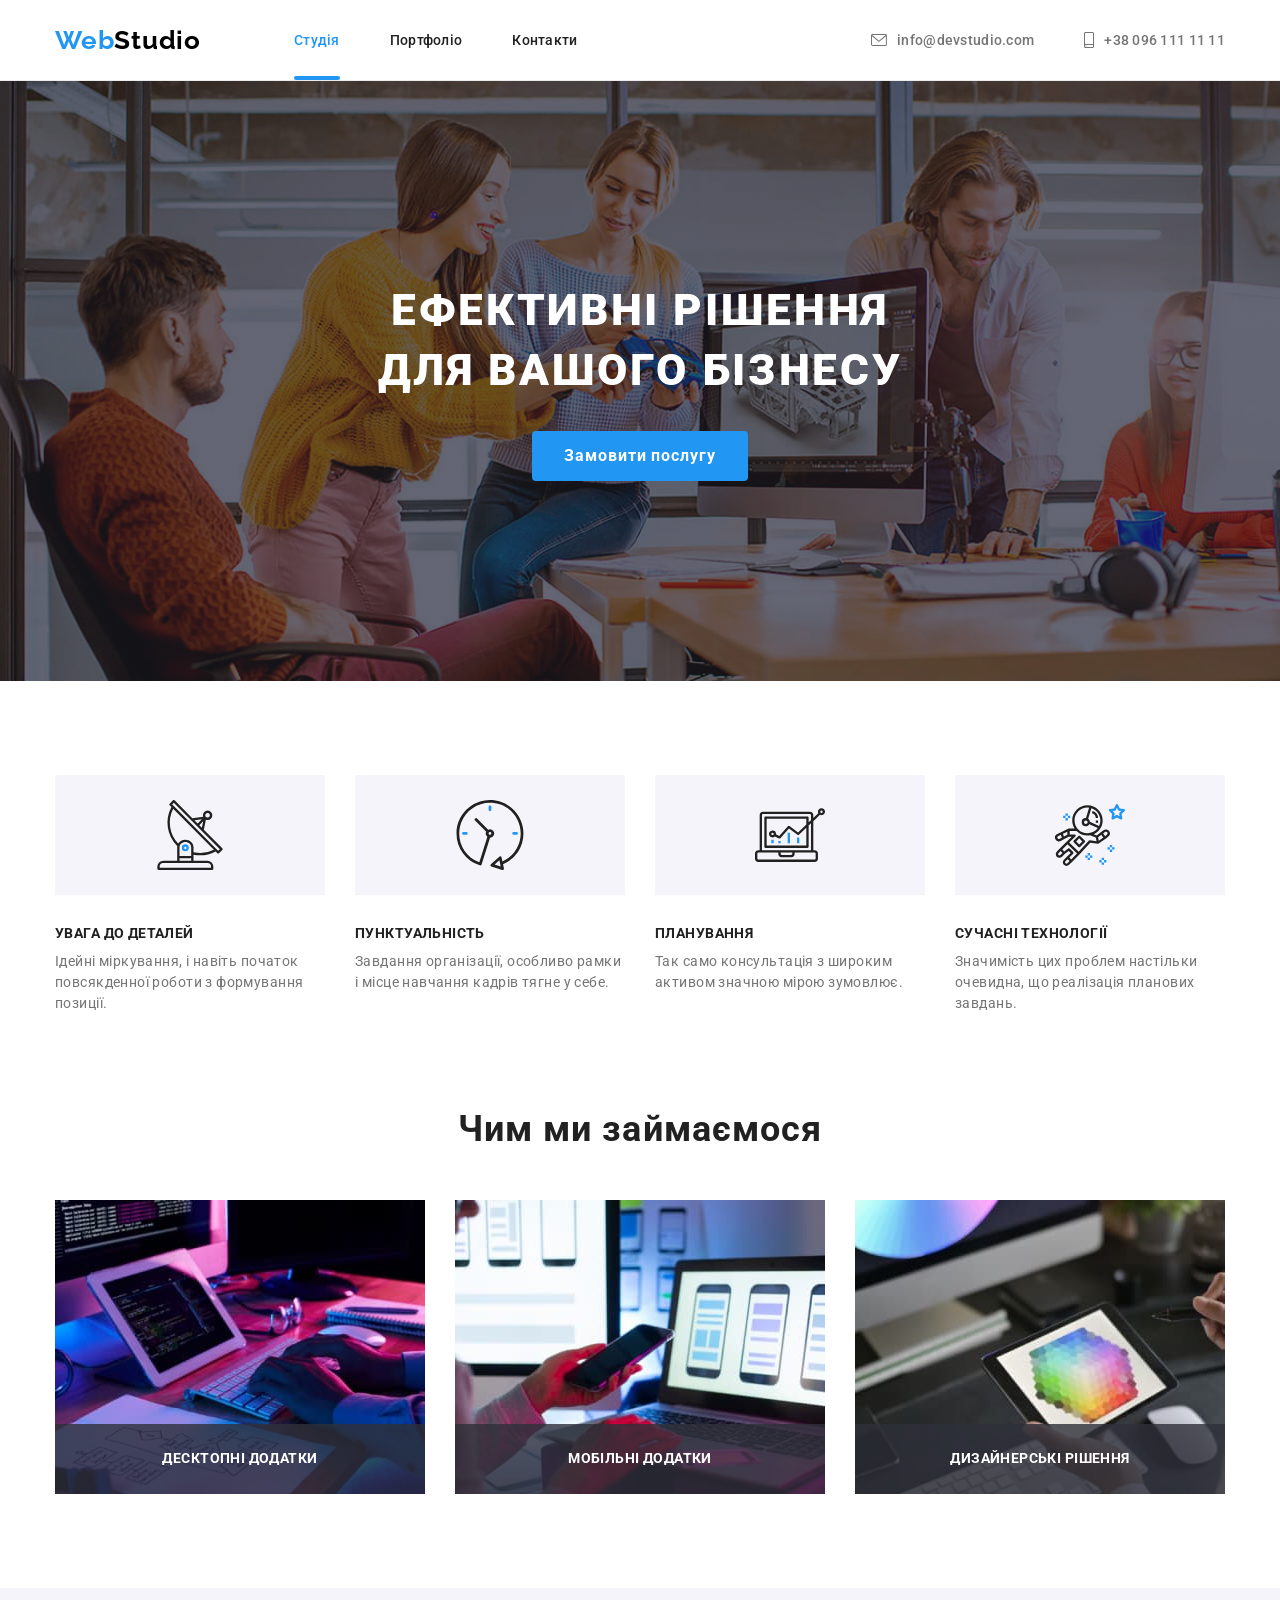
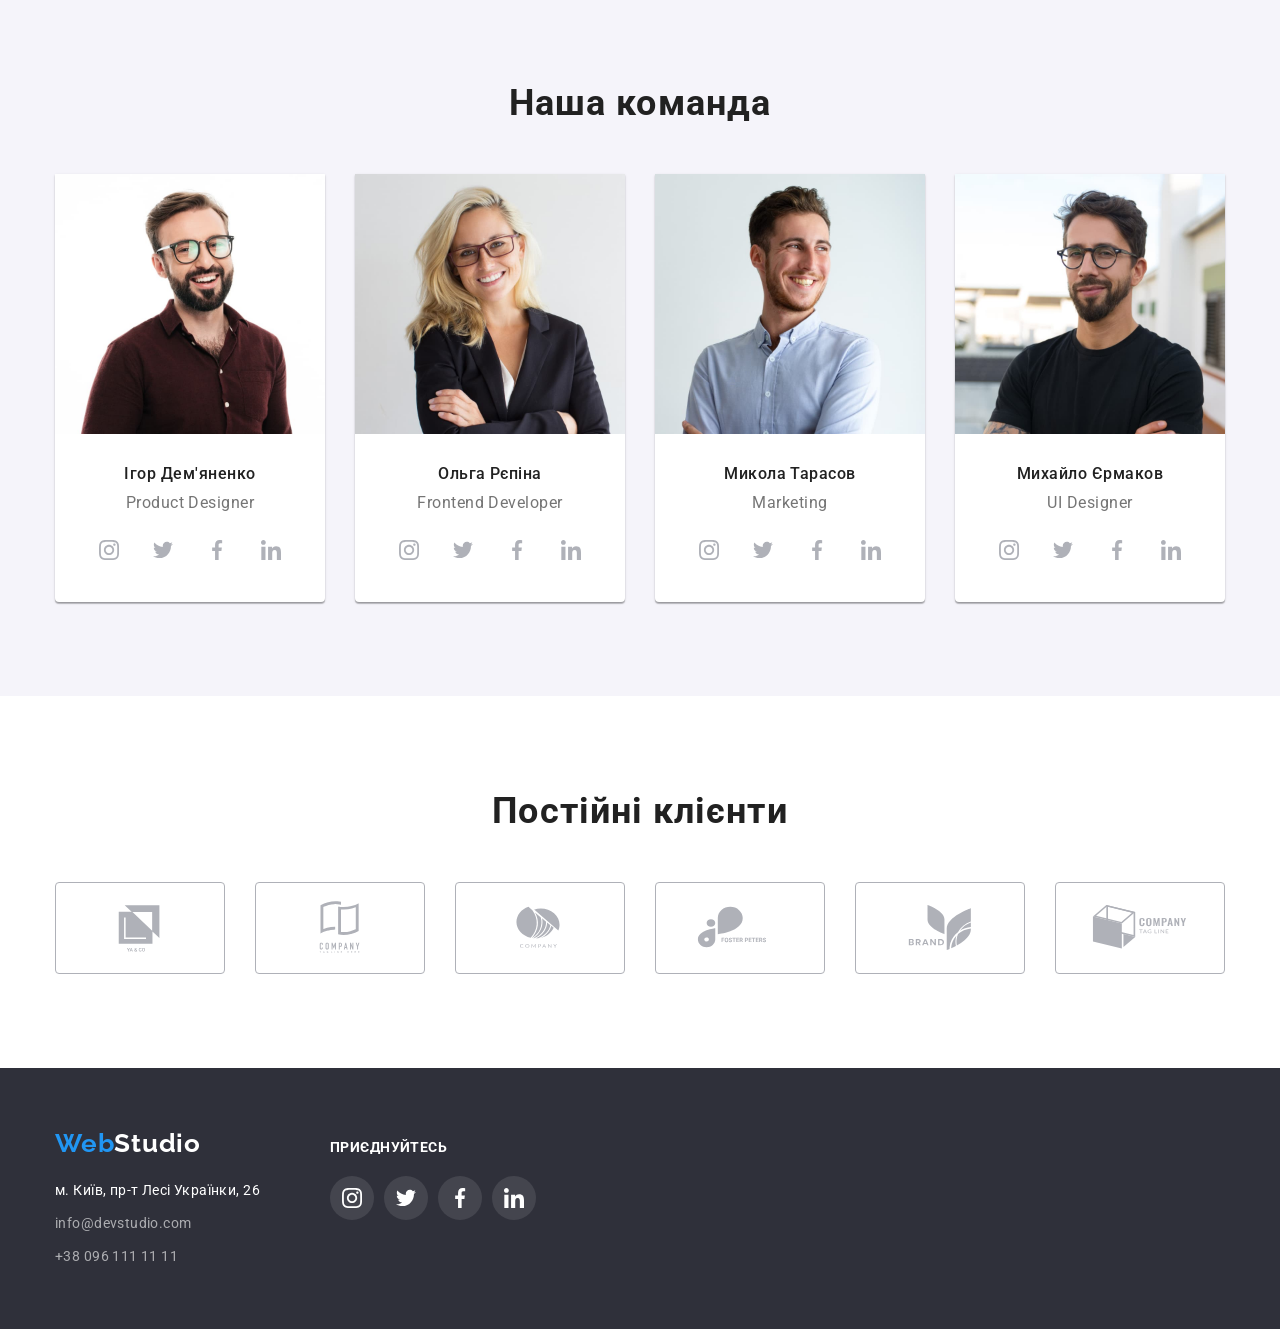
<file: index.html>
<!DOCTYPE html>
<html lang="uk">
  <head>
    <meta charset="UTF-8" />
    <meta http-equiv="X-UA-Compatible" content="IE=edge" />
    <meta name="viewport" content="width=device-width, initial-scale=1.0" />
    <link
      href="https://fonts.googleapis.com/css2?family=Raleway:wght@700&family=Roboto:wght@400;500;700;900&display=swap"
      rel="stylesheet"
    />
    <title>Document</title>
    <link
      rel="stylesheet"
      href="https://cdnjs.cloudflare.com/ajax/libs/modern-normalize/0.6.0/modern-normalize.min.css"
    />
    <link rel="stylesheet" href="./css/style.css" />
  </head>
  <body>
    <!-- Шапка сайта -->
    <header class="header">
      <div class="container header-container">
        <a class="logo" href="/"><span class="logo-text">Web</span>Studio</a>
        <nav>
          <ul class="header-nav list">
            <li>
              <a href="#" class="header-nav-link active">Студія</a>
            </li>
            <li>
              <a href="./portfolio.html" class="header-nav-link">Портфоліо</a>
            </li>
            <li><a href="#" class="header-nav-link">Контакти</a></li>
          </ul>
        </nav>

        <ul class="nav-contact list">
          <li class="nav-contact-item">
            <a class="header-contact" href="mailto:info@devstudio.com">
              <svg class="icon-envelope">
                <use href="./images/icon.svg#icon-envelope-hover"></use>
              </svg>
              info@devstudio.com</a
            >
          </li>
          <li class="nav-contact-item">
            <a class="header-contact" href="tel:+380961111111">
              <svg class="icon-smartphone">
                <use href="./images/icon.svg#icon-smartphone"></use>
              </svg>
              +38 096 111 11 11</a
            >
          </li>
        </ul>
      </div>
    </header>
    <main>
      <!-- Секия под шапкой -->
      <section class="hero section">
        <div class="container">
          <h1 class="main-title">
            Ефективні рішення <br />
            для вашого бізнесу
          </h1>
          <button type="button" class="btn-order" data-modal-open>
            Замовити послугу
          </button>
        </div>
      </section>
      <!-- Секция особенности компании -->
      <section class="features section">
        <div class="container features-container">
          <h2 class="hide">Особливоті</h2>
          <ul class="features-list list">
            <li class="features-item icon-antenna">
              <h3 class="title-features">УВАГА ДО ДЕТАЛЕЙ</h3>
              <p class="features-text">
                Ідейні міркування, і навіть початок повсякденної роботи з
                формування позиції.
              </p>
            </li>
            <li class="features-item icon-clock">
              <h3 class="title-features">ПУНКТУАЛЬНІСТЬ</h3>
              <p class="features-text">
                Завдання організації, особливо рамки і місце навчання кадрів
                тягне у себе.
              </p>
            </li>
            <li class="features-item icon-notebook">
              <h3 class="title-features">ПЛАНУВАННЯ</h3>
              <p class="features-text">
                Так само консультація з широким активом значною мірою зумовлює.
              </p>
            </li>
            <li class="features-item icon-astronaut">
              <h3 class="title-features">СУЧАСНІ ТЕХНОЛОГІЇ</h3>
              <p class="features-text">
                Значимість цих проблем настільки очевидна, що реалізація
                планових завдань.
              </p>
            </li>
          </ul>
        </div>
      </section>
      <!-- Секция чем мы занимаемся  -->
      <section class="about-us section">
        <div class="container">
          <h2 class="title">Чим ми займаємося</h2>
          <ul class="list about-list">
            <li class="about-item">
              <img
                src="./images/aboutus1.jpg"
                alt="людина пише код на комп'ютері"
                width="370"
              />
              <p class="about-text">Десктопні додатки</p>
            </li>
            <li class="about-item">
              <img
                src="./images/aboutus2.jpg"
                alt="людина робить дизайн за ноутбуком"
                width="370"
              />
              <p class="about-text">Мобільні додатки</p>
            </li>
            <li class="about-item">
              <img
                src="./images/aboutus3.jpg"
                alt="людина обирає колір на планшеті"
                width="370"
              />
              <p class="about-text">Дизайнерські рішення</p>
            </li>
          </ul>
        </div>
      </section>
      <!-- Секция наша команда -->
      <section class="our-team section">
        <div class="container team-container">
          <h2 class="title">Наша команда</h2>
          <ul class="list team-list">
            <li class="team-item">
              <img src="./images/igordevs.jpg" alt="Розробник" width="270" />
              <div class="team-wrap">
                <h3 class="our-team-title">Ігор Дем'яненко</h3>
                <p lang="en" class="our-team-text">Product Designer</p>
                <ul class="team-soc-list list">
                  <li class="team-soc-item">
                    <a href="" class="social-link">
                      <svg class="icon-instagram">
                        <use href="./images/icon.svg#icon-instagram"></use>
                      </svg>
                    </a>
                  </li>
                  <li class="team-soc-item">
                    <a href="" class="social-link">
                      <svg class="icon-instagram">
                        <use href="./images/icon.svg#icon-twitter"></use>
                      </svg>
                    </a>
                  </li>
                  <li class="team-soc-item">
                    <a href="" class="social-link">
                      <svg class="icon-instagram">
                        <use href="./images/icon.svg#icon-facebook"></use>
                      </svg>
                    </a>
                  </li>
                  <li class="team-soc-item">
                    <a href="" class="social-link">
                      <svg class="icon-instagram">
                        <use href="./images/icon.svg#icon-linkedin"></use>
                      </svg>
                    </a>
                  </li>
                </ul>
              </div>
            </li>
            <li class="team-item">
              <img src="./images/olenadev.jpg" alt="Розробниця" width="270" />
              <div class="team-wrap">
                <h3 class="our-team-title">Ольга Рєпіна</h3>
                <p lang="en" class="our-team-text">Frontend Developer</p>
                <ul class="team-soc-list list">
                  <li class="team-soc-item">
                    <a href="" class="social-link">
                      <svg class="icon-instagram">
                        <use href="./images/icon.svg#icon-instagram"></use>
                      </svg>
                    </a>
                  </li>
                  <li class="team-soc-item">
                    <a href="" class="social-link">
                      <svg class="icon-instagram">
                        <use href="./images/icon.svg#icon-twitter"></use>
                      </svg>
                    </a>
                  </li>
                  <li class="team-soc-item">
                    <a href="" class="social-link">
                      <svg class="icon-instagram">
                        <use href="./images/icon.svg#icon-facebook"></use>
                      </svg>
                    </a>
                  </li>
                  <li class="team-soc-item">
                    <a href="" class="social-link">
                      <svg class="icon-instagram">
                        <use href="./images/icon.svg#icon-linkedin"></use>
                      </svg>
                    </a>
                  </li>
                </ul>
              </div>
            </li>
            <li class="team-item">
              <img
                src="./images/mykolamarketing.jpg"
                alt="Розробник"
                width="270"
              />
              <div class="team-wrap">
                <h3 class="our-team-title">Микола Тарасов</h3>
                <p lang="en" class="our-team-text">Marketing</p>
                <ul class="team-soc-list list">
                  <li class="team-soc-item">
                    <a href="" class="social-link">
                      <svg class="icon-instagram">
                        <use href="./images/icon.svg#icon-instagram"></use>
                      </svg>
                    </a>
                  </li>
                  <li class="team-soc-item">
                    <a href="" class="social-link">
                      <svg class="icon-instagram">
                        <use href="./images/icon.svg#icon-twitter"></use>
                      </svg>
                    </a>
                  </li>
                  <li class="team-soc-item">
                    <a href="" class="social-link">
                      <svg class="icon-instagram">
                        <use href="./images/icon.svg#icon-facebook"></use>
                      </svg>
                    </a>
                  </li>
                  <li class="team-soc-item">
                    <a href="" class="social-link">
                      <svg class="icon-instagram">
                        <use href="./images/icon.svg#icon-linkedin"></use>
                      </svg>
                    </a>
                  </li>
                </ul>
              </div>
            </li>
            <li class="team-item">
              <img
                src="./images/mixadesigner.jpg"
                alt="Розробник"
                width="270"
              />
              <div class="team-wrap">
                <h3 class="our-team-title">Михайло Єрмаков</h3>
                <p lang="en" class="our-team-text">UI Designer</p>
                <ul class="team-soc-list list">
                  <li class="team-soc-item">
                    <a href="" class="social-link">
                      <svg class="icon-instagram">
                        <use href="./images/icon.svg#icon-instagram"></use>
                      </svg>
                    </a>
                  </li>
                  <li class="team-soc-item">
                    <a href="" class="social-link">
                      <svg class="icon-instagram">
                        <use href="./images/icon.svg#icon-twitter"></use>
                      </svg>
                    </a>
                  </li>
                  <li class="team-soc-item">
                    <a href="" class="social-link">
                      <svg class="icon-instagram">
                        <use href="./images/icon.svg#icon-facebook"></use>
                      </svg>
                    </a>
                  </li>
                  <li class="team-soc-item">
                    <a href="" class="social-link">
                      <svg class="icon-instagram">
                        <use href="./images/icon.svg#icon-linkedin"></use>
                      </svg>
                    </a>
                  </li>
                </ul>
              </div>
            </li>
          </ul>
        </div>
      </section>
      <!-- Секция клиенты -->
      <section class="section-client section">
        <div class="container">
          <h2 class="title">Постійні клієнти</h2>
          <ul class="client-list list">
            <li class="client-item">
              <a href="" class="client-link">
                <svg>
                  <use href="./images/icon.svg#icon-client1"></use>
                </svg>
              </a>
            </li>
            <li class="client-item">
              <a href="" class="client-link">
                <svg>
                  <use href="./images/icon.svg#icon-client2"></use>
                </svg>
              </a>
            </li>
            <li class="client-item">
              <a href="" class="client-link">
                <svg>
                  <use href="./images/icon.svg#icon-client3"></use>
                </svg>
              </a>
            </li>
            <li class="client-item">
              <a href="" class="client-link">
                <svg>
                  <use href="./images/icon.svg#icon-client4"></use>
                </svg>
              </a>
            </li>
            <li class="client-item">
              <a href="" class="client-link">
                <svg>
                  <use href="./images/icon.svg#icon-client5"></use>
                </svg>
              </a>
            </li>
            <li class="client-item">
              <a href="" class="client-link">
                <svg>
                  <use href="./images/icon.svg#icon-client6"></use>
                </svg>
              </a>
            </li>
          </ul>
        </div>
      </section>
    </main>
    <!-- Подвал сайта -->
    <footer class="footer">
      <div class="container footer-container">
        <div class="">
          <a href="/" class="logo-footer"
            ><span class="logo-text">Web</span>Studio</a
          >
          <address>
            <p class="adress">м. Київ, пр-т Лесі Українки, 26</p>
            <ul class="footer-list list">
              <li class="footer-item">
                <a class="footer-contact" href="mailto:info@devstudio.com"
                  >info@devstudio.com</a
                >
              </li>
              <li class="footer-item">
                <a class="footer-contact" href="tel:+380961111111"
                  >+38 096 111 11 11</a
                >
              </li>
            </ul>
          </address>
        </div>
        <div class="footer-wrap">
          <p class="footer-text">приєднуйтесь</p>
          <ul class="footer-soc-list list">
            <li class="footer-soc-item">
              <a href="" class="footer-soc-link">
                <svg class="icon-instagram">
                  <use href="./images/icon.svg#icon-instagram"></use>
                </svg>
              </a>
            </li>
            <li class="footer-soc-item">
              <a href="" class="footer-soc-link">
                <svg class="icon-instagram">
                  <use href="./images/icon.svg#icon-twitter"></use>
                </svg>
              </a>
            </li>
            <li class="footer-soc-item">
              <a href="" class="footer-soc-link">
                <svg class="icon-instagram">
                  <use href="./images/icon.svg#icon-facebook"></use>
                </svg>
              </a>
            </li>
            <li class="footer-soc-item">
              <a href="" class="footer-soc-link">
                <svg class="icon-instagram">
                  <use href="./images/icon.svg#icon-linkedin"></use>
                </svg>
              </a>
            </li>
          </ul>
        </div>
      </div>
    </footer>
    <div class="backdrop is-hidden" data-modal>
      <div class="modal">
        <button type="button" class="btn-close" data-modal-close>
          <svg class="icon-close">
            <use href="./images/icon.svg#icon-close-black"></use>
          </svg>
        </button>
      </div>
    </div>
    <script src="./js/modal.js"></script>
  </body>
</html>
</file>
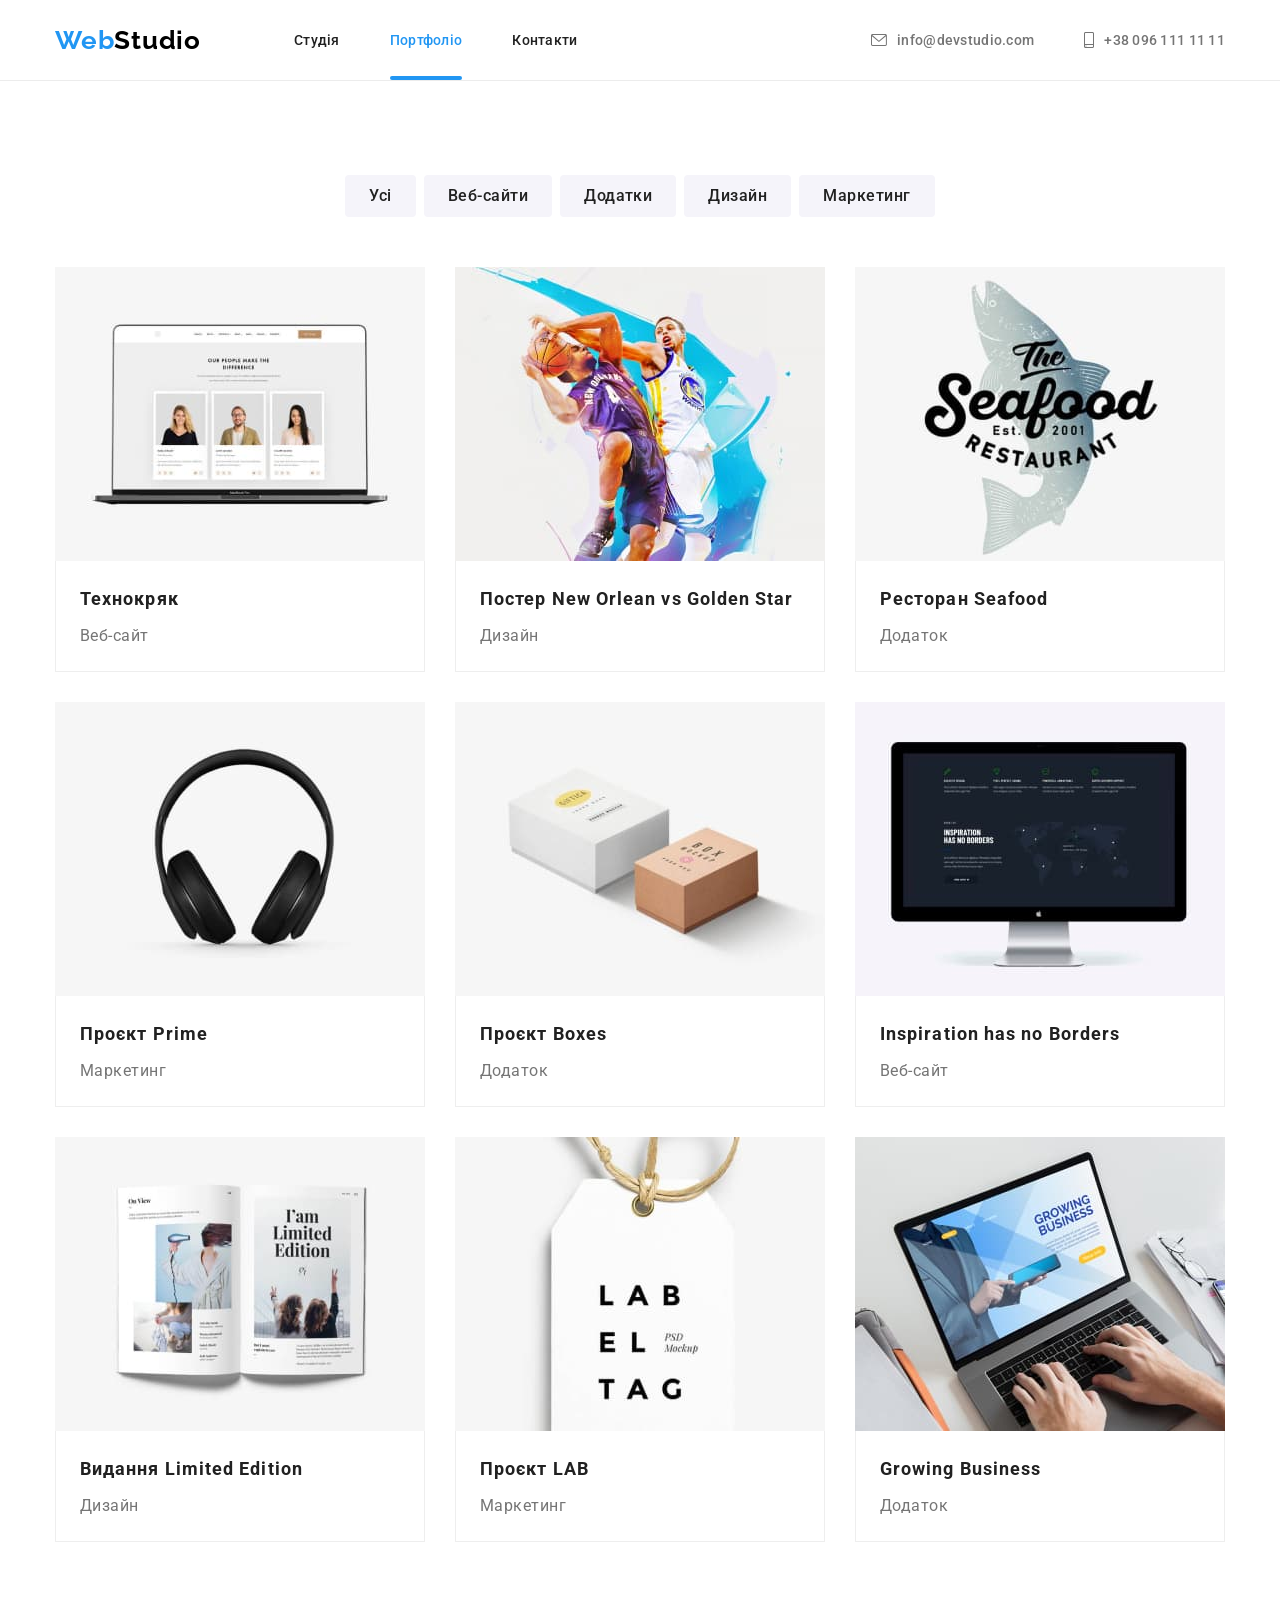
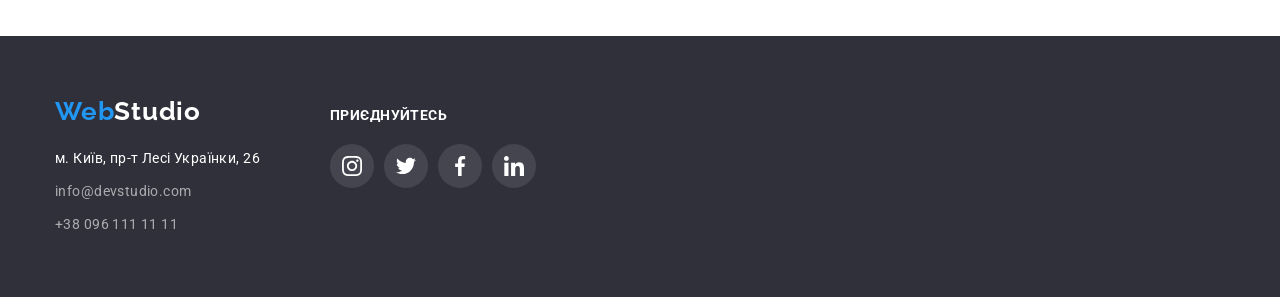
<file: portfolio.html>
<!DOCTYPE html>
<html lang="uk">
  <head>
    <meta charset="UTF-8" />
    <meta http-equiv="X-UA-Compatible" content="IE=edge" />
    <meta name="viewport" content="width=device-width, initial-scale=1.0" />
    <link
      href="https://fonts.googleapis.com/css2?family=Raleway:wght@700&family=Roboto:wght@400;500;700;900&display=swap"
      rel="stylesheet"
    />
    <title>Document</title>
    <link
      rel="stylesheet"
      href="https://cdnjs.cloudflare.com/ajax/libs/modern-normalize/0.6.0/modern-normalize.min.css"
    />
    <link rel="stylesheet" href="./css/style.css" />
  </head>
  <body>
    <!-- Шапка сайта -->
    <header class="header">
      <div class="container header-container">
        <a class="logo" href="/"><span class="logo-text">Web</span>Studio</a>
        <nav>
          <ul class="header-nav list">
            <li>
              <a href="./index.html" class="header-nav-link">Студія</a>
            </li>
            <li>
              <a href="#" class="header-nav-link active">Портфоліо</a>
            </li>
            <li><a href="#" class="header-nav-link">Контакти</a></li>
          </ul>
        </nav>

        <ul class="nav-contact list">
          <li class="nav-contact-item">
            <a class="header-contact" href="mailto:info@devstudio.com">
              <svg class="icon-envelope">
                <use href="./images/icon.svg#icon-envelope-hover"></use>
              </svg>
              info@devstudio.com</a
            >
          </li>
          <li class="nav-contact-item">
            <a class="header-contact" href="tel:+380961111111">
              <svg class="icon-smartphone">
                <use href="./images/icon.svg#icon-smartphone"></use>
              </svg>
              +38 096 111 11 11</a
            >
          </li>
        </ul>
      </div>
    </header>
    <main>
      <!-- Секция портфолио -->
      <section class="portfolio section">
        <div class="container">
          <h1 class="hide">Портфоліо</h1>
          <ul class="list list-btn">
            <li><button type="button" class="btn-portfolio">Усі</button></li>
            <li>
              <button type="button" class="btn-portfolio">Веб-сайти</button>
            </li>
            <li>
              <button type="button" class="btn-portfolio">Додатки</button>
            </li>
            <li><button type="button" class="btn-portfolio">Дизайн</button></li>
            <li>
              <button type="button" class="btn-portfolio">Маркетинг</button>
            </li>
          </ul>
          <!-- спиосок работ -->
          <ul class="list list-works">
            <li class="works-item">
              <a href="" class="work-link list">
                <div class="thumb">
                  <img
                    src="./images/technokryak.jpg"
                    alt="приклад веб-сайту "
                    width="370"
                    height="294"
                  />

                  <div class="text-overlay">
                    <p>
                      Ресурс пропонує комплексні пропозиції з різним рівнем
                      функціоналу та сервісів. Все це дозволить відвідувачу
                      отримати вичерпні відомості про компанію чи приватну
                      особу.
                    </p>
                  </div>
                </div>
                <div class="work-border">
                  <h2 class="portfolio-title">Технокряк</h2>
                  <p class="portfolio-text">Веб-сайт</p>
                </div>
              </a>
            </li>
            <li class="works-item">
              <a href="" class="work-link list">
                <div class="thumb">
                  <img
                    src="./images/postergolden.jpg"
                    alt="приклад постеру"
                    width="370"
                    height="294"
                  />
                  <div class="text-overlay">
                    <p>
                      Ресурс пропонує комплексні пропозиції з різним рівнем
                      функціоналу та сервісів. Все це дозволить відвідувачу
                      отримати вичерпні відомості про компанію чи приватну
                      особу.
                    </p>
                  </div>
                </div>
                <div class="work-border">
                  <h2 class="portfolio-title">
                    Постер New Orlean vs Golden Star
                  </h2>
                  <p class="portfolio-text">Дизайн</p>
                </div>
              </a>
            </li>
            <li class="works-item">
              <a href="" class="work-link list">
                <div class="thumb">
                  <img
                    src="./images/seafood.jpg"
                    alt="приклад додатка для ресторана"
                    width="370"
                    height="294"
                  />
                  <div class="text-overlay">
                    <p>
                      Ресурс пропонує комплексні пропозиції з різним рівнем
                      функціоналу та сервісів. Все це дозволить відвідувачу
                      отримати вичерпні відомості про компанію чи приватну
                      особу.
                    </p>
                  </div>
                </div>
                <div class="work-border">
                  <h2 class="portfolio-title">Ресторан Seafood</h2>
                  <p class="portfolio-text">Додаток</p>
                </div>
              </a>
            </li>
            <li class="works-item">
              <a href="" class="work-link list">
                <div class="thumb">
                  <img
                    src="./images/prime.jpg"
                    alt="приклад проекту з маркетинга"
                    width="370"
                    height="294"
                  />
                  <div class="text-overlay">
                    <p>
                      Ресурс пропонує комплексні пропозиції з різним рівнем
                      функціоналу та сервісів. Все це дозволить відвідувачу
                      отримати вичерпні відомості про компанію чи приватну
                      особу.
                    </p>
                  </div>
                </div>
                <div class="work-border">
                  <h2 class="portfolio-title">Проєкт Prime</h2>
                  <p class="portfolio-text">Маркетинг</p>
                </div>
              </a>
            </li>
            <li class="works-item">
              <a href="" class="work-link list">
                <div class="thumb">
                  <img
                    src="./images/boxes.jpg"
                    alt="приклад додатка"
                    width="370"
                    height="294"
                  />
                  <div class="text-overlay">
                    <p>
                      Ресурс пропонує комплексні пропозиції з різним рівнем
                      функціоналу та сервісів. Все це дозволить відвідувачу
                      отримати вичерпні відомості про компанію чи приватну
                      особу.
                    </p>
                  </div>
                </div>
                <div class="work-border">
                  <h2 class="portfolio-title">Проєкт Boxes</h2>
                  <p class="portfolio-text">Додаток</p>
                </div>
              </a>
            </li>
            <li class="works-item">
              <a href="" class="work-link list">
                <div class="thumb">
                  <img
                    src="./images/inspirationhasobordes.jpg"
                    alt="приклад веб-сайту"
                    width="370"
                    height="294"
                  />
                  <div class="text-overlay">
                    <p>
                      Ресурс пропонує комплексні пропозиції з різним рівнем
                      функціоналу та сервісів. Все це дозволить відвідувачу
                      отримати вичерпні відомості про компанію чи приватну
                      особу.
                    </p>
                  </div>
                </div>
                <div class="work-border">
                  <h2 class="portfolio-title">Inspiration has no Borders</h2>
                  <p class="portfolio-text">Веб-сайт</p>
                </div>
              </a>
            </li>
            <li class="works-item">
              <a href="" class="work-link list">
                <div class="thumb">
                  <img
                    src="./images/limitededition.jpg"
                    alt="приклад дизайну"
                    width="370"
                    height="294"
                  />
                  <div class="text-overlay">
                    <p>
                      Ресурс пропонує комплексні пропозиції з різним рівнем
                      функціоналу та сервісів. Все це дозволить відвідувачу
                      отримати вичерпні відомості про компанію чи приватну
                      особу.
                    </p>
                  </div>
                </div>
                <div class="work-border">
                  <h2 class="portfolio-title">Видання Limited Edition</h2>
                  <p class="portfolio-text">Дизайн</p>
                </div>
              </a>
            </li>
            <li class="works-item">
              <a href="" class="work-link list">
                <div class="thumb">
                  <img
                    src="./images/projectlab.jpg"
                    alt="приклад проекту з маркетинга"
                    width="370"
                    height="294"
                  />
                  <div class="text-overlay">
                    <p>
                      Ресурс пропонує комплексні пропозиції з різним рівнем
                      функціоналу та сервісів. Все це дозволить відвідувачу
                      отримати вичерпні відомості про компанію чи приватну
                      особу.
                    </p>
                  </div>
                </div>
                <div class="work-border">
                  <h2 class="portfolio-title">Проєкт LAB</h2>
                  <p class="portfolio-text">Маркетинг</p>
                </div>
              </a>
            </li>
            <li class="works-item">
              <a href="" class="work-link list">
                <div class="thumb">
                  <img
                    src="./images/growingbusiness.jpg"
                    alt="приклад додатка"
                    width="370"
                    height="294"
                  />
                  <div class="text-overlay">
                    <p>
                      Ресурс пропонує комплексні пропозиції з різним рівнем
                      функціоналу та сервісів. Все це дозволить відвідувачу
                      отримати вичерпні відомості про компанію чи приватну
                      особу.
                    </p>
                  </div>
                </div>
                <div class="work-border">
                  <h2 class="portfolio-title">Growing Business</h2>
                  <p class="portfolio-text">Додаток</p>
                </div>
              </a>
            </li>
          </ul>
        </div>
      </section>
    </main>
    <!-- Подвал сайта -->
    <footer class="footer">
      <div class="container footer-container">
        <div class="">
          <a href="/" class="logo-footer"
            ><span class="logo-text">Web</span>Studio</a
          >
          <address>
            <p class="adress">м. Київ, пр-т Лесі Українки, 26</p>
            <ul class="footer-list list">
              <li class="footer-item">
                <a class="footer-contact" href="mailto:info@devstudio.com"
                  >info@devstudio.com</a
                >
              </li>
              <li class="footer-item">
                <a class="footer-contact" href="tel:+380961111111"
                  >+38 096 111 11 11</a
                >
              </li>
            </ul>
          </address>
        </div>
        <div class="footer-wrap">
          <p class="footer-text">приєднуйтесь</p>
          <ul class="footer-soc-list list">
            <li class="footer-soc-item">
              <a href="" class="footer-soc-link">
                <svg class="icon-instagram">
                  <use href="./images/icon.svg#icon-instagram"></use>
                </svg>
              </a>
            </li>
            <li class="footer-soc-item">
              <a href="" class="footer-soc-link">
                <svg class="icon-instagram">
                  <use href="./images/icon.svg#icon-twitter"></use>
                </svg>
              </a>
            </li>
            <li class="footer-soc-item">
              <a href="" class="footer-soc-link">
                <svg class="icon-instagram">
                  <use href="./images/icon.svg#icon-facebook"></use>
                </svg>
              </a>
            </li>
            <li class="footer-soc-item">
              <a href="" class="footer-soc-link">
                <svg class="icon-instagram">
                  <use href="./images/icon.svg#icon-linkedin"></use>
                </svg>
              </a>
            </li>
          </ul>
        </div>
      </div>
    </footer>
  </body>
</html>
</file>
<file: css/style.css>
:root {
  --font-ral: 'Raleway', sans-serif;
  --color-blue: #2196f3;
  --color-gray: #757575;
  --color-black: #212121;
  --color-backgr-dark: #2f303a;
  --color-backgr-white: #f5f5f5;
  --color-backgr-gray: #f5f4fa;
}

body {
  font-family: 'Roboto', sans-serif;
  color: var(--color-black);
}
.container {
  width: 1200px;
  padding-left: 15px;
  padding-right: 15px;
  margin: 0 auto;
  /* outline: 2px solid red; */
}
.hide {
  border: 0;
  clip: rect(1px, 1px, 1px, 1px);
  -webkit-clip-path: inset(50%);
  clip-path: inset(50%);
  height: 1px;
  margin: -1px;
  overflow: hidden;
  padding: 0;
  position: absolute;
  width: 1px;
  word-wrap: normal !important;
}
.list {
  list-style: none;
  text-decoration: none;
  margin: 0;
  padding: 0;
}
h1,
h2,
h3,
h4,
h5,
h6,
p {
  margin: 0;
}
button {
  cursor: pointer;
}
.section {
  padding-top: 94px;
  padding-bottom: 94px;
}
/* хедер */
.header a {
  text-decoration: none;
}
.header-nav {
  display: flex;
  gap: 50px;
}
.header-container {
  display: flex;
  align-items: center;
}
.header {
  border-bottom: 1px solid #ececec;
}

.logo {
  font-family: var(--font-ral);
  font-weight: 700;
  font-size: 26px;
  line-height: 1.1923em;
  letter-spacing: 0.03em;
  color: #000000;

  margin-right: 93px;
  padding-bottom: 24px;
  padding-top: 24px;
}
.logo-text {
  color: var(--color-blue);
}
.icon-envelope {
  width: 16px;
  height: 12px;
}
.icon-smartphone {
  width: 10px;
  height: 16px;
}
.header-contact {
  font-weight: 500;
  font-size: 14px;
  line-height: 1.1428em;
  letter-spacing: 0.02em;

  color: var(--color-gray);

  padding-top: 32px;
  padding-bottom: 32px;

  display: flex;
  align-items: center;
  gap: 10px;

  fill: #757575;

  transition: color 250ms cubic-bezier(0.4, 0, 0.2, 1),
    fill 250ms cubic-bezier(0.4, 0, 0.2, 1);
}

.nav-contact {
  display: flex;
  margin-left: auto;
  gap: 50px;
}

.header-nav-link {
  position: relative;

  font-weight: 500;
  font-size: 14px;
  line-height: 1.1428em;
  letter-spacing: 0.02em;
  color: var(--color-black);

  padding-top: 32px;
  padding-bottom: 32px;

  transition: color 250ms cubic-bezier(0.4, 0, 0.2, 1);
}
.header-nav-link:focus,
.header-nav-link:hover,
.header-contact:hover,
.header-contact:focus {
  color: var(--color-blue);
  fill: var(--color-blue);
}
.active {
  color: var(--color-blue);
}
.active::after {
  position: absolute;
  left: 0;
  bottom: 0;

  content: '';
  display: block;

  width: 100%;
  height: 4px;

  background-color: var(--color-blue);
  border-radius: 2px;
}
/* СТИЛИ К ИНДЕКС ХТМЛ */
/* секция под шапкой */
.hero {
  background: var(--color-backgr-dark);
  background-image: linear-gradient(
      to right,
      rgba(47, 48, 58, 0.4),
      rgba(47, 48, 58, 0.4)
    ),
    url(../images/hero.jpg);
  max-width: 1600px;
  max-height: 600px;
  margin-left: auto;
  margin-right: auto;

  text-align: center;
  padding-top: 200px;
  padding-bottom: 200px;
  position: relative;
}

.main-title {
  font-weight: 900;
  font-size: 44px;
  line-height: 1.3636em;

  text-align: center;
  letter-spacing: 0.06em;
  text-transform: uppercase;
  color: #ffffff;
  margin-bottom: 30px;
}
.btn-order {
  font-family: 'Roboto';
  font-weight: 700;
  font-size: 16px;
  line-height: 1.875em;
  background: var(--color-blue);
  color: #ffffff;
  letter-spacing: 0.06em;
  border: none;
  cursor: pointer;
  border-radius: 4px;

  padding: 10px 32px;
}
/* секция особенности компании */

.features-list {
  display: flex;
  gap: 30px;
}
.title-features {
  font-weight: 700;
  font-size: 14px;
  line-height: 1.1428em;
  letter-spacing: 0.03em;
  text-transform: uppercase;

  color: var(--color-black);

  margin-bottom: 10px;
}
.features-item::before {
  content: '';
  display: block;
  height: 120px;
  background-color: var(--color-backgr-gray);
  background-repeat: no-repeat;
  background-position: center;
  margin-bottom: 30px;
}
.icon-antenna::before {
  background-image: url(../images/antenna.svg);
}
.icon-clock::before {
  background-image: url(../images/clock.svg);
}
.icon-notebook::before {
  background-image: url(../images/notebook.svg);
}
.icon-astronaut::before {
  background-image: url(../images/astronaut.svg);
}
.features-item {
  width: 270px;
}
.features-text {
  font-size: 14px;
  line-height: 1.5em;
  letter-spacing: 0.03em;

  color: var(--color-gray);
}

/* секция чем мы занимаемся */
.about-us {
  padding-top: 0px;
}
.title {
  font-weight: 700;
  font-size: 36px;
  line-height: 1.1666em;
  text-align: center;
  letter-spacing: 0.03em;

  color: var(--color-black);

  margin-bottom: 50px;
}
.about-list {
  margin-top: 50px;

  display: flex;
  justify-content: space-evenly;
  gap: 30px;
}
.about-item img {
  display: block;
}
.about-item {
  position: relative;
}
.about-text {
  position: absolute;
  bottom: 0px;
  left: 0;
  padding: 27px 0px;
  width: 100%;

  display: flex;
  justify-content: center;

  font-style: normal;
  font-weight: 700;
  font-size: 14px;
  line-height: 1.14;
  text-align: center;
  letter-spacing: 0.03em;
  text-transform: uppercase;

  background: rgba(47, 48, 58, 0.8);
  color: #ffffff;
}

/* секция наша команда */
.our-team {
  background: var(--color-backgr-gray);
}
.team-wrap {
  padding: 30px 0px;
}
.team-item img {
  display: block;
}
.team-soc-list {
  display: flex;
  justify-content: center;
  gap: 10px;
}
.team-soc-item {
  padding: 0px;
}
.social-link {
  width: 44px;
  height: 44px;
  border-radius: 50%;
  display: flex;
  align-items: center;
  justify-content: center;
  fill: #afb1b8;

  transition: background-color 250ms cubic-bezier(0.4, 0, 0.2, 1),
    fill 250ms cubic-bezier(0.4, 0, 0.2, 1);
}
.social-link:hover,
.social-link:focus {
  background-color: var(--color-blue);
  fill: #ffffff;
}
.team-list {
  display: flex;
  justify-content: space-between;
  gap: 30px;
}
.icon-instagram {
  width: 20px;
  height: 20px;
}
.team-item {
  background-color: #ffffff;

  box-shadow: 0px 1px 3px rgba(0, 0, 0, 0.12), 0px 1px 1px rgba(0, 0, 0, 0.14),
    0px 2px 1px rgba(0, 0, 0, 0.2);
  border-radius: 0px 0px 4px 4px;
}
.our-team-title {
  font-weight: 500;
  font-size: 16px;
  line-height: 1.1875em;

  text-align: center;
  letter-spacing: 0.03em;

  margin-bottom: 10px;
}
.our-team-text {
  font-size: 16px;
  line-height: 1.1875em;
  text-align: center;
  letter-spacing: 0.03em;

  color: var(--color-gray);

  margin-bottom: 16px;
}
/* ------------------Секция клиенты ------------------- */
.client-list {
  display: flex;
  justify-content: center;
  gap: 30px;
}

.client-link {
  width: 170px;
  height: 92px;
  border: 1px solid #afb1b8;
  border-radius: 4px;

  display: flex;
  justify-content: center;
  align-items: center;
  fill: #afb1b8;

  transition: background-color 250ms cubic-bezier(0.4, 0, 0.2, 1),
    fill 250ms cubic-bezier(0.4, 0, 0.2, 1);
}
.client-link svg {
  width: 106px;
  height: 60px;
}
.client-link:hover,
.client-link:focus {
  border-color: var(--color-blue);
  fill: var(--color-blue);
}
/* Подвал сайта */
.footer a {
  text-decoration: none;
}

.footer {
  background: var(--color-backgr-dark);
  padding: 60px 0px 60px;
}
.footer-container {
  display: flex;
}
.logo-footer {
  display: inline-block;

  font-family: var(--font-ral);
  font-weight: 700;
  font-size: 26px;
  line-height: 1.1923em;
  letter-spacing: 0.03em;

  color: #ffffff;

  margin-bottom: 20px;
}
.adress {
  font-style: normal;
  font-size: 14px;
  line-height: 1.7142em;
  letter-spacing: 0.03em;
  color: #ffffff;
  margin-bottom: 9px;
}

.footer-contact {
  font-style: normal;
  font-size: 14px;
  line-height: 1.7142em;
  letter-spacing: 0.03em;
  color: rgba(255, 255, 255, 0.6);
}
.footer-item:first-child {
  margin-bottom: 9px;
}
.footer-text {
  font-style: normal;
  font-weight: 700;
  font-size: 14px;
  line-height: 1.14;
  letter-spacing: 0.03em;
  text-transform: uppercase;

  color: #ffffff;

  margin-bottom: 20px;
}
.footer-wrap {
  display: flex;
  flex-direction: column;
  margin-left: 70px;
  padding-top: 12px;
}
.footer-soc-list {
  display: flex;
  justify-content: center;
  gap: 10px;
}
.footer-soc-item {
  padding: 0px;
}
.footer-soc-link {
  width: 44px;
  height: 44px;
  background-color: rgba(255, 255, 255, 0.1);
  border-radius: 50%;
  display: flex;
  align-items: center;
  justify-content: center;
  fill: #ffffff;

  transition: background-color 250ms cubic-bezier(0.4, 0, 0.2, 1),
    fill 250ms cubic-bezier(0.4, 0, 0.2, 1);
}
.footer-soc-link:hover,
.footer-soc-link:focus {
  background-color: var(--color-blue);
  fill: #ffffff;
}

.icon-instagram {
  width: 20px;
  height: 20px;
}

/* СТИЛИ К СТРАНИЦЕ ПОРТФОЛИО */
.portfolio {
}
.btn-portfolio {
  font-family: 'Roboto';
  font-weight: 500;
  font-size: 16px;
  line-height: 1.625em;
  text-align: center;
  letter-spacing: 0.03em;
  color: var(--color-black);
  background-color: var(--color-backgr-gray);
  border-radius: 4px;
  border-color: transparent;
  cursor: pointer;

  padding: 6px 22px;

  transition: background-color 250ms cubic-bezier(0.4, 0, 0.2, 1),
    box-shadow 250ms cubic-bezier(0.4, 0, 0.2, 1),
    color 250ms cubic-bezier(0.4, 0, 0.2, 1);
}
.list-btn {
  display: flex;
  justify-content: center;
  gap: 8px;

  margin-bottom: 50px;
}
.btn-portfolio:hover,
.btn-portfolio:focus {
  background-color: var(--color-blue);
  color: #ffffff;
  box-shadow: 0px 3px 1px rgba(0, 0, 0, 0.1), 0px 1px 2px rgba(0, 0, 0, 0.08),
    0px 2px 2px rgba(0, 0, 0, 0.12);
}
.list-works {
  display: flex;
  flex-wrap: wrap;
  justify-content: space-evenly;
  gap: 30px;
}

.work-border {
  border-left: 1px solid #eeeeee;
  border-bottom: 1px solid #eeeeee;
  border-right: 1px solid #eeeeee;
  padding: 20px 24px;
}
.portfolio-title {
  font-weight: 700;
  font-size: 18px;
  line-height: 2em;
  letter-spacing: 0.06em;
  color: var(--color-black);
  margin-bottom: 4px;
}
.portfolio-text {
  font-size: 16px;
  line-height: 1.875em;
  letter-spacing: 0.03em;

  color: var(--color-gray);
}
.works-item img {
  display: block;
}
.works-item {
  transition: box-shadow 250ms cubic-bezier(0.4, 0, 0.2, 1);
}
.thumb {
  position: relative;
  overflow: hidden;
}
.text-overlay {
  position: absolute;
  top: 0;
  right: 0;
  width: 100%;
  height: 100%;

  padding: 0px 24px;
  font-size: 18px;
  line-height: 1.55;
  letter-spacing: 0.03em;

  display: flex;
  justify-content: center;
  align-items: center;

  color: #ffffff;
  background: rgba(33, 150, 243, 0.9);

  transform: translateY(100%);
  opacity: 0;
  transition: transform 250ms cubic-bezier(0.4, 0, 0.2, 1),
    opacity 250ms cubic-bezier(0.4, 0, 0.2, 1);
}
.works-item:hover {
  box-shadow: rgba(0, 0, 0, 0.25) 0px 4px 4px;
}
.works-item:hover .text-overlay {
  box-shadow: rgba(0, 0, 0, 0.25) 0px 4px 4px;
  transform: translateY(0);
  opacity: 1;
}
/* -----------Модальное окно-------------------------- */
.backdrop {
  position: fixed;
  top: 0;

  width: 100%;
  height: 100%;
  background-color: rgba(0, 0, 0, 0.2);
  transition: opacity 300ms cubic-bezier(0.4, 0, 0.2, 1),
    visibility 300ms cubic-bezier(0.4, 0, 0.2, 1);
}
.modal {
  position: absolute;
  top: 50%;
  left: 50%;

  width: 528px;
  min-height: 581px;
  background-color: #ffffff;

  box-shadow: 0px 1px 3px rgba(0, 0, 0, 0.12), 0px 1px 1px rgba(0, 0, 0, 0.14),
    0px 2px 1px rgba(0, 0, 0, 0.2);
  border-radius: 4px;

  transform: translate(-50%, -50%) scale(1);
  transition: transform 300ms cubic-bezier(0.4, 0, 0.2, 1);
}
.backdrop.is-hidden .modal {
  transform: translate(-50%, -50%) scale(1.5);
}
.icon-close {
  width: 18px;
  height: 18px;
}
.btn-close {
  position: absolute;
  top: 8px;
  right: 8px;

  width: 30px;
  height: 30px;
  background-color: #fff;
  border: 1px solid rgba(0, 0, 0, 0.1);
  border-radius: 50%;

  display: flex;
  align-items: center;
  justify-content: center;
}

.is-hidden {
  opacity: 0;
  visibility: hidden;
  pointer-events: none;
}
</file>
